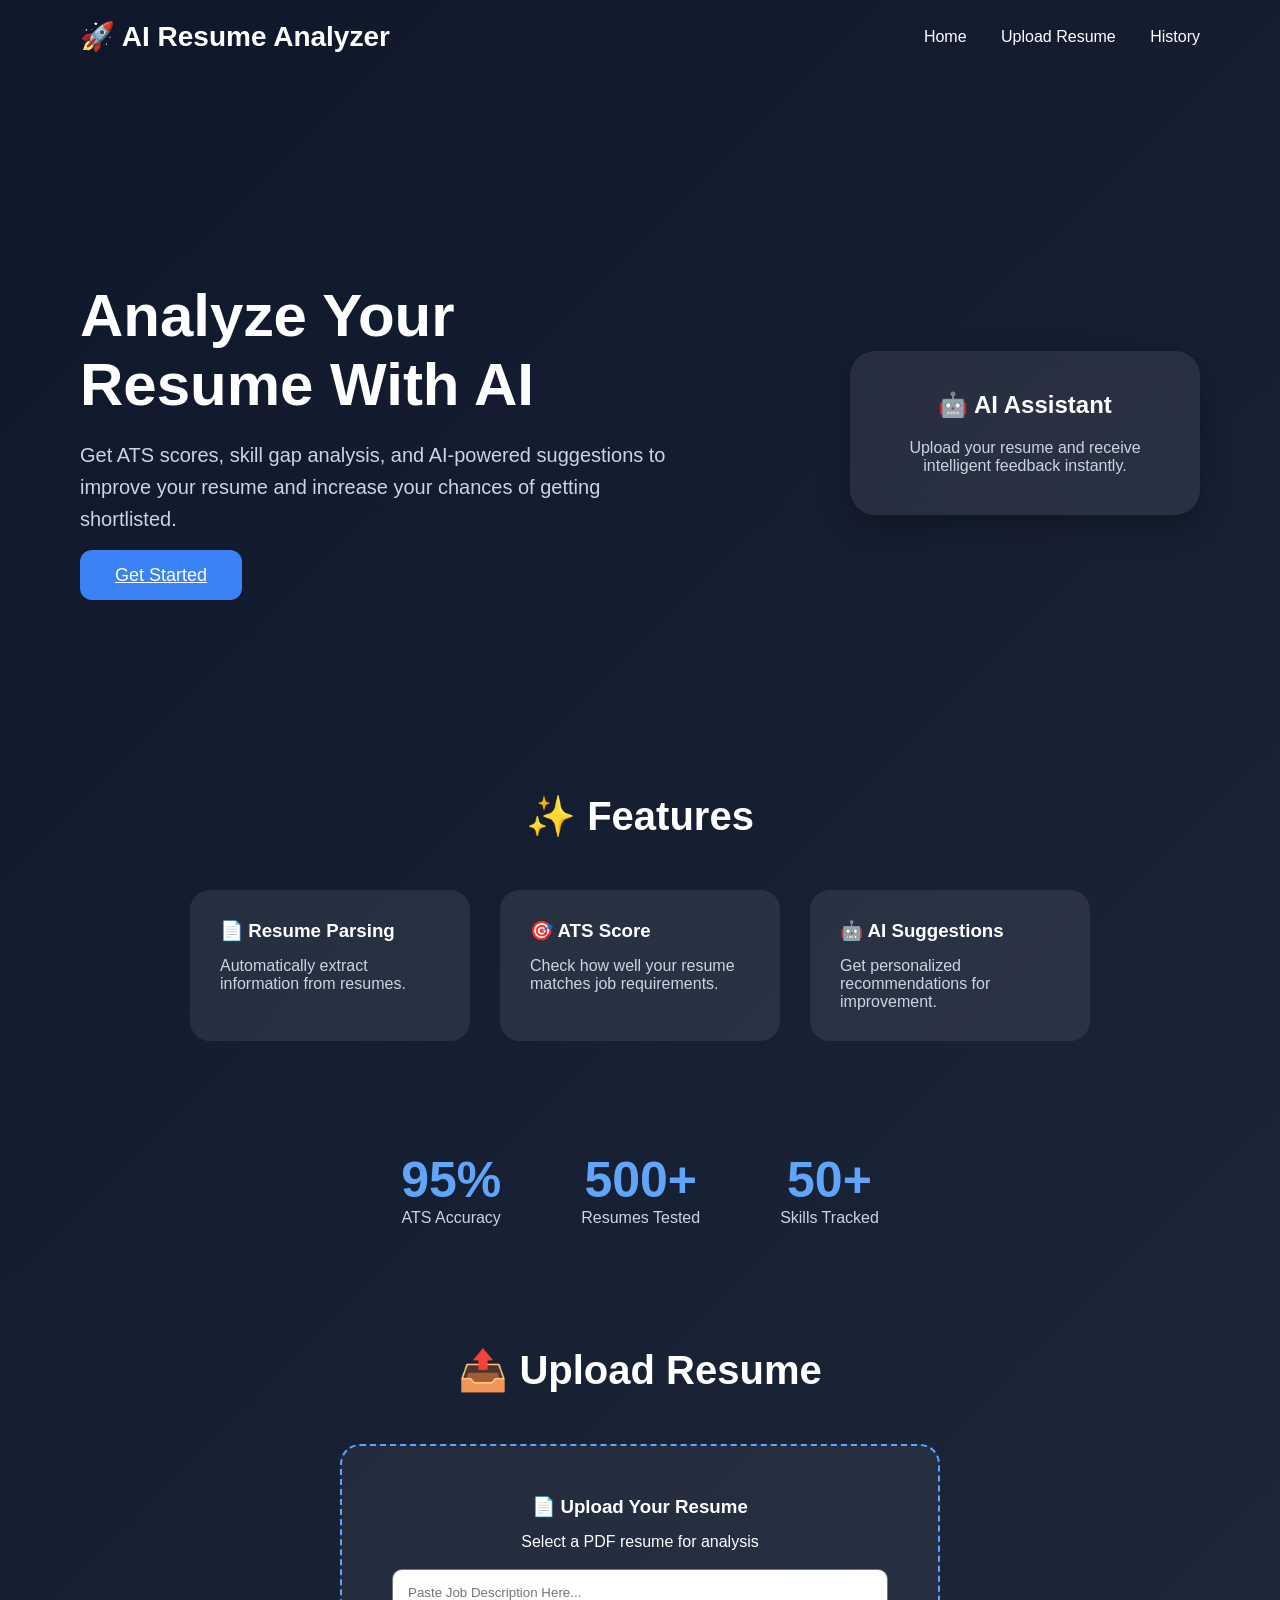
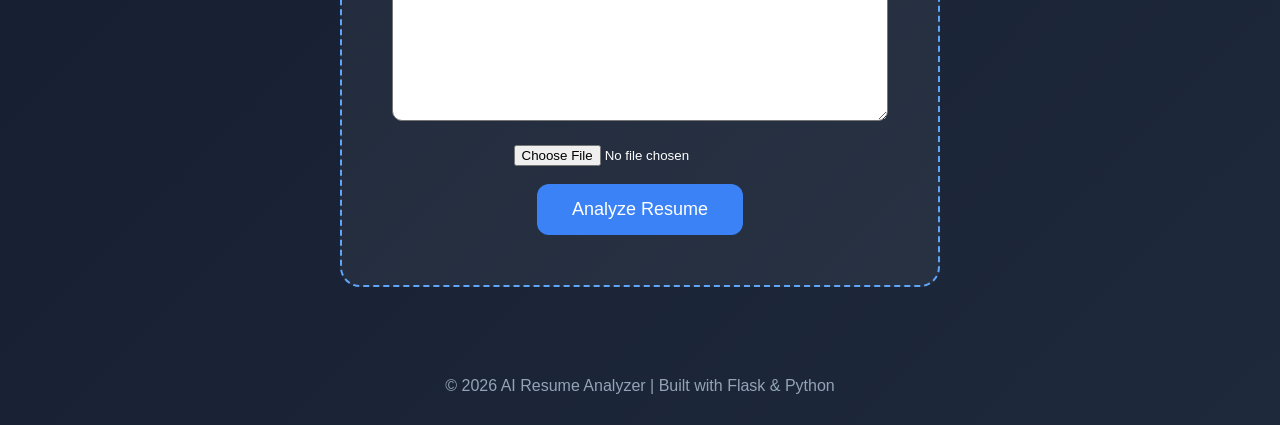
<file: templates/index.html>
<!DOCTYPE html>
<html lang="en">
<head>
<meta charset="UTF-8">
<meta name="viewport" content="width=device-width, initial-scale=1.0">
<title>AI Resume Analyzer</title>

<style>

*{
    margin:0;
    padding:0;
    box-sizing:border-box;
    font-family:'Segoe UI',sans-serif;
}

body{
    background:linear-gradient(135deg,#0f172a,#1e293b);
    color:white;
}

/* Navbar */

.navbar{
    display:flex;
    justify-content:space-between;
    align-items:center;
    padding:20px 80px;
}

.logo{
    font-size:28px;
    font-weight:bold;
}

.nav-links a{
    color:white;
    text-decoration:none;
    margin-left:30px;
    transition:0.3s;
}

.nav-links a:hover{
    color:#60a5fa;
}

/* Hero Section */

.hero{
    display:flex;
    justify-content:space-between;
    align-items:center;
    padding:80px;
    min-height:80vh;
}

.hero-text{
    max-width:600px;
}

.hero-text h1{
    font-size:60px;
    margin-bottom:20px;
}

.hero-text p{
    color:#cbd5e1;
    font-size:20px;
    line-height:1.6;
    margin-bottom:30px;
}

.btn{
    padding:15px 35px;
    border:none;
    border-radius:12px;
    background:#3b82f6;
    color:white;
    font-size:18px;
    cursor:pointer;
    transition:0.3s;
}

.btn:hover{
    background:#2563eb;
    transform:translateY(-3px);
}

/* Hero Card */

.hero-card{
    width:350px;
    background:rgba(255,255,255,0.08);
    backdrop-filter:blur(12px);
    border-radius:25px;
    padding:40px;
    text-align:center;
    box-shadow:0 10px 30px rgba(0,0,0,0.3);
}

.hero-card h2{
    margin-bottom:20px;
}

.hero-card p{
    color:#cbd5e1;
}

/* Features */

.section-title{
    text-align:center;
    font-size:40px;
    margin-bottom:50px;
}

.features{
    display:flex;
    justify-content:center;
    gap:30px;
    flex-wrap:wrap;
    padding:0 50px 50px;
}

.card{
    width:280px;
    background:rgba(255,255,255,0.08);
    padding:30px;
    border-radius:20px;
    transition:0.3s;
}

.card:hover{
    transform:translateY(-10px);
    box-shadow:0 10px 30px rgba(59,130,246,0.4);
}

.card h3{
    margin-bottom:15px;
}

.card p{
    color:#cbd5e1;
}

/* Stats */

.stats{
    display:flex;
    justify-content:center;
    gap:80px;
    flex-wrap:wrap;
    margin:60px 0;
}

.stat{
    text-align:center;
}

.stat h2{
    font-size:50px;
    color:#60a5fa;
}

.stat p{
    color:#cbd5e1;
}

/* Upload Section */

.upload-section{
    text-align:center;
    padding:60px;
}

.upload-box{
    width:600px;
    max-width:90%;
    margin:auto;
    border:2px dashed #60a5fa;
    border-radius:20px;
    padding:50px;
    background:rgba(255,255,255,0.05);
}

.upload-box h3{
    margin-bottom:15px;
}

/* Footer */

footer{
    text-align:center;
    padding:30px;
    color:#94a3b8;
}

@media(max-width:900px){

.hero{
    flex-direction:column;
    text-align:center;
    gap:40px;
}

.hero-text h1{
    font-size:40px;
}

.navbar{
    flex-direction:column;
    gap:15px;
}

.navbar{
    display:flex;
    justify-content:space-between;
    align-items:center;
    padding:20px 40px;
    background:rgba(255,255,255,0.08);
    backdrop-filter:blur(10px);
    border-radius:15px;
    margin-bottom:30px;
}

.logo{
    font-size:24px;
    font-weight:bold;
}

.nav-links a{
    color:white;
    text-decoration:none;
    margin-left:20px;
    font-size:18px;
}

.nav-links a:hover{
    color:#60a5fa;
}
.btn{
    display:inline-block;
    text-decoration:none;
    padding:15px 35px;
    border:none;
    border-radius:12px;
    background:#3b82f6;
    color:white;
    font-size:18px;
    cursor:pointer;
    transition:0.3s;
}

}

</style>

</head>

<body>
    
<nav class="navbar">
    <div class="logo">
        🚀 AI Resume Analyzer
    </div>
    
    <div class="nav-links">
        <a href="/">Home</a>
        <a href="#upload-section">Upload Resume</a>
        <a href="/history">History</a>
    </div>
</nav>


<section class="hero">

    <div class="hero-text">

        <h1>Analyze Your Resume With AI</h1>

        <p>
            Get ATS scores, skill gap analysis,
            and AI-powered suggestions to improve
            your resume and increase your chances
            of getting shortlisted.
        </p>

        <a href="#upload-section" class="btn">
            Get Started
        </a>
    </div>

    <div class="hero-card">

        <h2>🤖 AI Assistant</h2>

        <p>
            Upload your resume and receive
            intelligent feedback instantly.
        </p>

    </div>

</section>

<h2 class="section-title">✨ Features</h2>

<section class="features">

    <div class="card">
        <h3>📄 Resume Parsing</h3>
        <p>
            Automatically extract information
            from resumes.
        </p>
    </div>

    <div class="card">
        <h3>🎯 ATS Score</h3>
        <p>
            Check how well your resume matches
            job requirements.
        </p>
    </div>

    <div class="card">
        <h3>🤖 AI Suggestions</h3>
        <p>
            Get personalized recommendations
            for improvement.
        </p>
    </div>

</section>

<section class="stats">

    <div class="stat">
        <h2>95%</h2>
        <p>ATS Accuracy</p>
    </div>

    <div class="stat">
        <h2>500+</h2>
        <p>Resumes Tested</p>
    </div>

    <div class="stat">
        <h2>50+</h2>
        <p>Skills Tracked</p>
    </div>

</section>

<section class="upload-section" id="upload-section">

    <h2 class="section-title">📤 Upload Resume</h2>

    <div class="upload-box">

        <h3>📄 Upload Your Resume</h3>
    
        <p>Select a PDF resume for analysis</p>
    
        <br>
    
        <form action="/upload" method="POST" enctype="multipart/form-data">
    
            <textarea
                name="job_description"
                rows="8"
                style="
                width:100%;
                padding:15px;
                border-radius:10px;
                margin-bottom:20px;"
                placeholder="Paste Job Description Here..."
                required></textarea>
    
            <input type="file" name="resume" required>
    
            <br><br>
    
            <button type="submit" class="btn">
                Analyze Resume
            </button>
    
        </form>
    
    </div>
</section>

<footer>
    © 2026 AI Resume Analyzer | Built with Flask & Python
</footer>

</body>
</html>
</file>
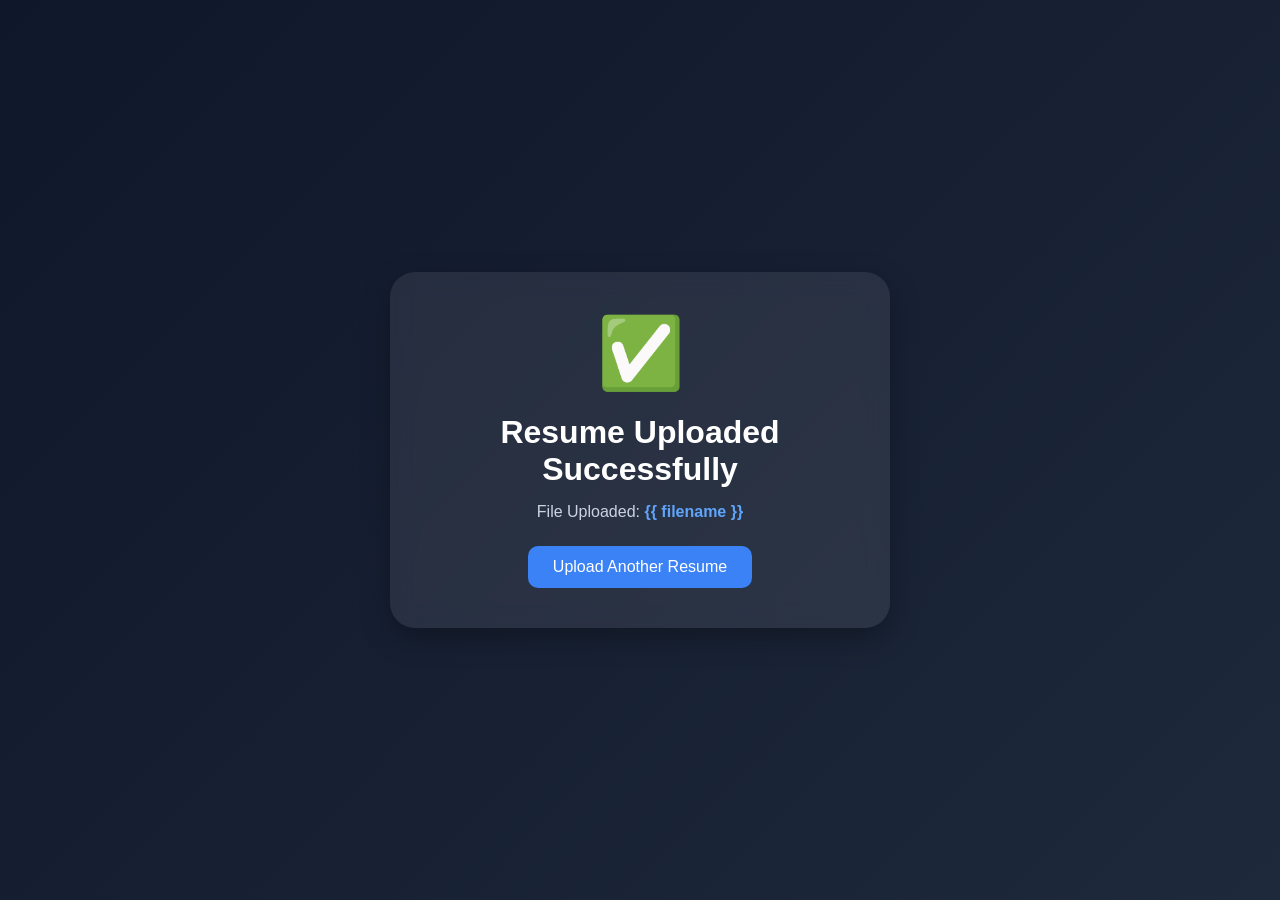
<file: templates/success.html>
<!DOCTYPE html>
<html lang="en">
<head>
<meta charset="UTF-8">
<meta name="viewport" content="width=device-width, initial-scale=1.0">
<title>Upload Success</title>

<style>

*{
    margin:0;
    padding:0;
    box-sizing:border-box;
    font-family:'Segoe UI',sans-serif;
}

body{
    height:100vh;
    display:flex;
    justify-content:center;
    align-items:center;
    background:linear-gradient(135deg,#0f172a,#1e293b);
    color:white;
}

.container{
    width:500px;
    text-align:center;
    padding:40px;
    border-radius:25px;
    background:rgba(255,255,255,0.08);
    backdrop-filter:blur(12px);
    box-shadow:0 10px 30px rgba(0,0,0,0.3);
}

.success{
    font-size:70px;
    margin-bottom:20px;
}

h1{
    margin-bottom:15px;
}

p{
    color:#cbd5e1;
    margin-bottom:25px;
}

.btn{
    display:inline-block;
    padding:12px 25px;
    background:#3b82f6;
    color:white;
    text-decoration:none;
    border-radius:10px;
    transition:0.3s;
}

.btn:hover{
    background:#2563eb;
}

.filename{
    color:#60a5fa;
    font-weight:bold;
}

</style>
</head>

<body>

<div class="container">

    <div class="success">✅</div>

    <h1>Resume Uploaded Successfully</h1>

    <p>
        File Uploaded:
        <span class="filename">{{ filename }}</span>
    </p>

    <a href="/" class="btn">
        Upload Another Resume
    </a>

</div>

</body>
</html>
</file>
